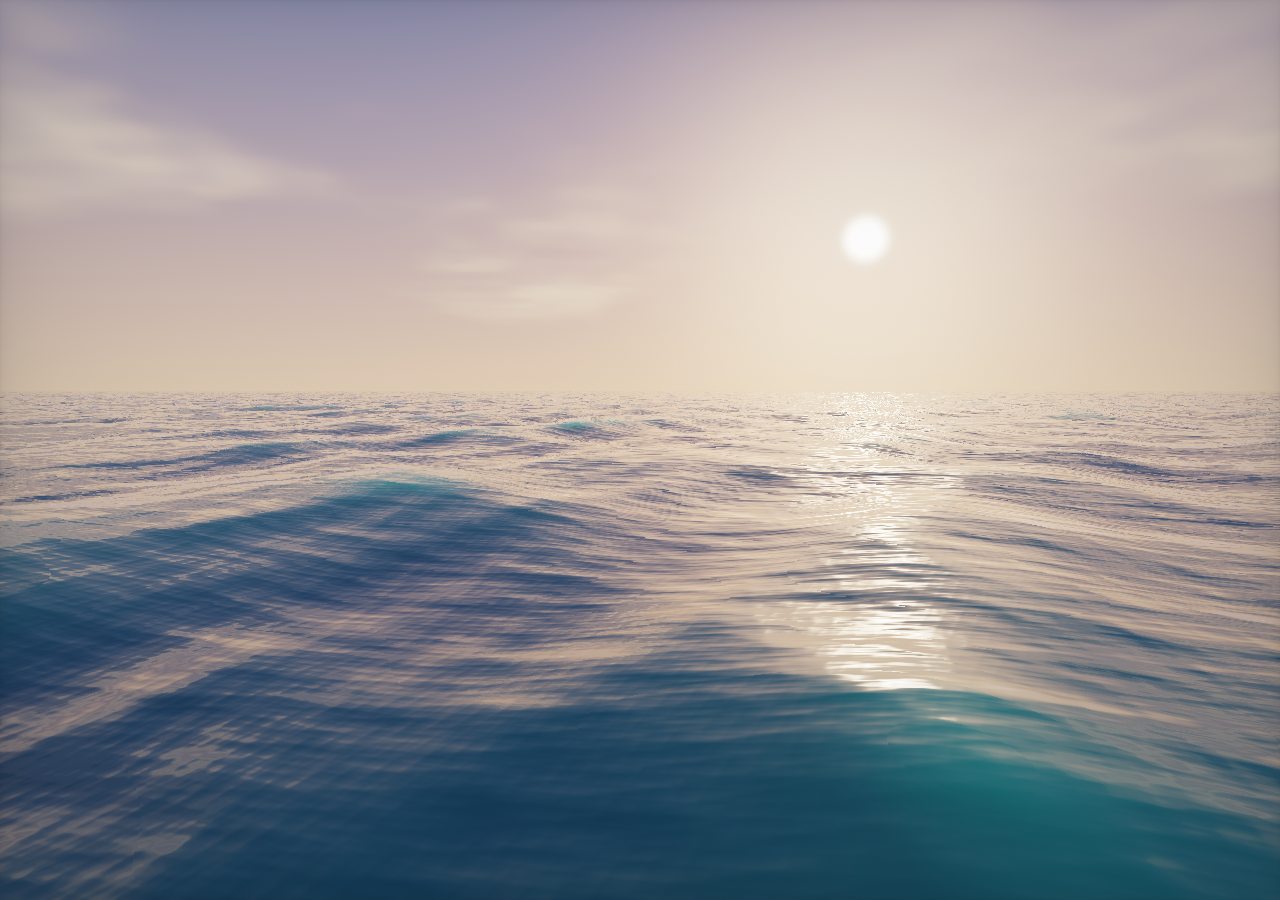
<file: examples/ocean/index.html>
<!doctype html>
<html lang="en">
<head>
<meta charset="utf-8">
<title>Ocean — procedural water</title>
<style>html,body{margin:0;background:#000;overflow:hidden}canvas{display:block;width:100vw;height:100vh}</style>
</head>
<body>
<canvas id="c"></canvas>
<script src="../../skill/motion-design/engine/engine.js"></script>
<script id="vs" type="x-shader/x-vertex">#version 300 es
void main(){ vec2 p = vec2((gl_VertexID<<1)&2, gl_VertexID&2); gl_Position = vec4(p*2.0-1.0, 0.0, 1.0); }
</script>
<script id="fs" type="x-shader/x-fragment">#version 300 es
precision highp float;
uniform vec2 uRes;
uniform float uTime;
out vec4 fragColor;

const vec3 SUN = vec3(0.3418, 0.1659, 0.9242);       // normalised below; low golden-hour sun ahead/right
const vec3 SUNC = vec3(1.0, 0.66, 0.38);
const int MAXO = 28;

float hash12(vec2 p){ return fract(sin(dot(p, vec2(127.1, 311.7))) * 43758.5453); }
float vnoise(vec2 p){
  vec2 i = floor(p), f = fract(p); f = f*f*f*(f*(f*6.0-15.0)+10.0);
  return mix(mix(hash12(i), hash12(i+vec2(1,0)), f.x), mix(hash12(i+vec2(0,1)), hash12(i+vec2(1,1)), f.x), f.y);
}
float fbm(vec2 p){ float a=0.5, s=0.0; for(int i=0;i<5;i++){ s+=a*vnoise(p); p=p*2.03+vec2(17.1,9.2); a*=0.5; } return s; }

/* Ocean height field: sum of directional waves shaped as exp(sin(x)-1) (sharp crests, wide troughs),
   deep-water dispersion w = sqrt(g k), each octave warps the sampling position of the next (peaked crests).
   `fp` = pixel footprint in metres: octaves with wavelength < a few pixels fade out (anti-aliasing). */
float ocean(vec2 p, int n, float fp, out vec2 g, out float crest){
  float h = 0.0, sa = 0.0, amp = 0.55, freq = 0.25;
  g = vec2(0.0);
  for(int i = 0; i < MAXO; i++){
    if(i >= n) break;
    float ang = 0.35 + (fract(sin(float(i)*91.3458)*47453.5453) - 0.5) * 2.2;
    vec2 d = vec2(cos(ang), sin(ang));
    float x = dot(d, p)*freq + uTime*sqrt(9.81*freq) + float(i)*7.3;
    float fade = smoothstep(fp*1.5, fp*6.0, 6.2832/freq);
    float e = exp(sin(x) - 1.0), a = amp*fade;
    h += e*a; sa += a;
    g += d * (e*cos(x)*freq*a);
    p += d * (-e*cos(x)) * a * 0.45;
    amp *= 0.78; freq *= 1.2;
  }
  crest = sa > 1e-4 ? (h/sa - 0.466)/0.534 : 0.0;
  return h - 0.466*sa;
}

vec3 sky(vec3 rd){
  rd.y = max(rd.y, 0.0);
  vec3 sun = normalize(SUN);
  float sd = max(dot(rd, sun), 0.0);
  vec3 zen = vec3(0.05, 0.16, 0.42), hor = vec3(0.95, 0.60, 0.40);
  vec3 c = mix(zen, hor, pow(1.0 - rd.y, 3.2));
  c += vec3(1.0, 0.42, 0.16) * pow(sd, 18.0) * 0.40 * (1.0 - 0.5*rd.y);
  c += vec3(1.0, 0.68, 0.38) * pow(sd, 60.0) * 0.9;
  c += vec3(1.0, 0.86, 0.62) * pow(sd, 12000.0) * 40.0;
  if(rd.y > 0.005){
    vec2 cp = rd.xz/(rd.y + 0.14)*0.55 + vec2(uTime*0.012, 3.0);
    float d = fbm(cp), l = fbm(cp + sun.xz*0.07);
    float cl = smoothstep(0.56, 0.86, d) * smoothstep(0.0, 0.16, rd.y);
    float light = clamp(0.45 + (d - l)*4.0 + pow(sd, 3.0)*0.6, 0.0, 1.0);
    vec3 cc = mix(vec3(0.30, 0.33, 0.46), vec3(1.0, 0.70, 0.46)*1.5, light);
    c = mix(c, cc, cl*0.8);
  }
  return c;
}

vec3 aces(vec3 x){ return clamp((x*(2.51*x + 0.03))/(x*(2.43*x + 0.59) + 0.14), 0.0, 1.0); }

void main(){
  vec3 sun = normalize(SUN);
  float t = uTime;
  vec2 uv = (gl_FragCoord.xy - 0.5*uRes)/uRes.y;
  float roll = 0.018*sin(t*0.5);
  uv = mat2(cos(roll), -sin(roll), sin(roll), cos(roll))*uv;

  vec3 ro = vec3(0.7*sin(t*0.13), 3.0 + 0.14*sin(t*0.83) + 0.06*sin(t*1.9 + 1.0), t*1.5);
  vec3 fw = normalize(vec3(0.10 + 0.04*sin(t*0.11), -0.07 + 0.012*sin(t*0.71), 1.0));
  vec3 rt = normalize(cross(vec3(0,1,0), fw));
  vec3 up = cross(fw, rt);
  vec3 rd = normalize(uv.x*rt + uv.y*up + fw*0.95);
  float pix = 1.2/uRes.y;                                   // ~ radians per pixel

  vec3 col;
  float tmax = 1200.0;
  float hit = -1.0;
  vec2 g; float crest;
  if(rd.y < -0.0004){
    float ytop = 1.6;
    float tt = (ytop - ro.y)/rd.y, tprev = tt;
    for(int i = 0; i < 70; i++){
      vec3 p = ro + rd*tt;
      float hh = ocean(p.xz, 9, tt*pix, g, crest);
      float d = p.y - hh;
      if(d < 0.003*tt){ hit = tt; break; }
      tprev = tt;
      tt += min(d/max(-rd.y, 0.05)*0.55, 60.0);
      if(tt > tmax) break;
    }
    if(hit > 0.0){                                          // refine between last above-water and hit point
      float lo = tprev, hi = hit;
      for(int i = 0; i < 6; i++){
        float m = 0.5*(lo + hi); vec3 p = ro + rd*m;
        float d = p.y - ocean(p.xz, 9, m*pix, g, crest);
        if(d > 0.0) lo = m; else hi = m;
      }
      hit = 0.5*(lo + hi);
    }
  }

  if(hit < 0.0){
    col = sky(rd);
  } else {
    vec3 p = ro + rd*hit;
    float hh = ocean(p.xz, MAXO, hit*pix, g, crest);
    vec3 n = normalize(vec3(-g.x, 1.0, -g.y));
    n = normalize(mix(n, vec3(0,1,0), 1.0 - exp(-hit*0.0007)));    // far field flattens
    float cosv = max(dot(n, -rd), 0.0);
    float F = 0.02 + 0.98*pow(1.0 - cosv, 5.0);
    vec3 rr = reflect(rd, n);
    rr.y = abs(rr.y);
    vec3 refl = sky(rr);

    vec3 deep = vec3(0.003, 0.035, 0.075), shallow = vec3(0.01, 0.20, 0.19);
    float lit = clamp(dot(n, sun), 0.0, 1.0);
    vec3 body = mix(deep, shallow, clamp(crest*0.9 + 0.35, 0.0, 1.0)*0.45);
    body += deep * SUNC * lit * 2.2;
    float sss = smoothstep(0.15, 0.95, crest) * pow(clamp(dot(rd, sun), 0.0, 1.0), 3.0);
    body += vec3(0.04, 0.55, 0.40) * sss * 1.4;                   // light transmitted through crests

    col = mix(body, refl, F);
    col += SUNC * pow(max(dot(rr, sun), 0.0), 900.0) * 6.0;          // fine glitter on top of the sky disc

    // foam: high crests + broken-up texture, advected slowly
    float fn = fbm(p.xz*1.3 + vec2(t*0.25, -t*0.12)) * 0.65 + fbm(p.xz*5.0 - t*0.2)*0.35;
    float foam = smoothstep(0.30, 0.58, crest) * smoothstep(0.42, 0.70, fn);
    foam *= 1.0 - smoothstep(60.0, 260.0, hit);
    vec3 foamC = vec3(0.92, 0.94, 0.95)*(0.18 + 0.9*lit*SUNC) + sky(vec3(0,1,0))*0.12;
    col = mix(col, foamC, clamp(foam, 0.0, 0.9));

    float fog = 1.0 - exp(-hit*0.0008);                             // aerial perspective into the warm horizon
    col = mix(col, sky(normalize(vec3(rd.x, 0.0, rd.z))) * 0.95, fog);
  }

  col *= 0.8;
  col = aces(col);
  col = pow(col, vec3(1.0/2.2));
  vec2 q = gl_FragCoord.xy/uRes;
  col *= 0.78 + 0.22*pow(16.0*q.x*q.y*(1.0 - q.x)*(1.0 - q.y), 0.22);   // vignette
  col += (hash12(gl_FragCoord.xy + fract(t)*91.7) - 0.5)/255.0;             // dither, deterministic in t
  fragColor = vec4(col, 1.0);
}
</script>
<script>
(() => {
  const cv = document.getElementById("c");
  const dpr = window.devicePixelRatio || 1;
  cv.width = Math.round(innerWidth*dpr); cv.height = Math.round(innerHeight*dpr);
  const gl = cv.getContext("webgl2", { preserveDrawingBuffer: true, antialias: false });
  if(!gl) throw new Error("WebGL2 unavailable (run the renderer with --webgl / WEBGL=1)");
  const mk = (type, id) => { const s = gl.createShader(type); gl.shaderSource(s, document.getElementById(id).textContent.trim());
    gl.compileShader(s); if(!gl.getShaderParameter(s, gl.COMPILE_STATUS)) throw new Error(gl.getShaderInfoLog(s)); return s; };
  const pr = gl.createProgram(); gl.attachShader(pr, mk(gl.VERTEX_SHADER, "vs")); gl.attachShader(pr, mk(gl.FRAGMENT_SHADER, "fs"));
  gl.linkProgram(pr); if(!gl.getProgramParameter(pr, gl.LINK_STATUS)) throw new Error(gl.getProgramInfoLog(pr));
  gl.useProgram(pr); gl.viewport(0, 0, cv.width, cv.height);
  gl.uniform2f(gl.getUniformLocation(pr, "uRes"), cv.width, cv.height);
  const uT = gl.getUniformLocation(pr, "uTime");
  const START = +(new URLSearchParams(location.search).get("t0") || 0);   // start offset: pick the best-looking stretch of sea
  MD.duration = 10;
  MD.scene(0, MD.duration, (lt) => { gl.uniform1f(uT, lt + START); gl.drawArrays(gl.TRIANGLES, 0, 3); gl.finish(); });
  MD.ready();
})();
</script>
</body>
</html>
</file>
